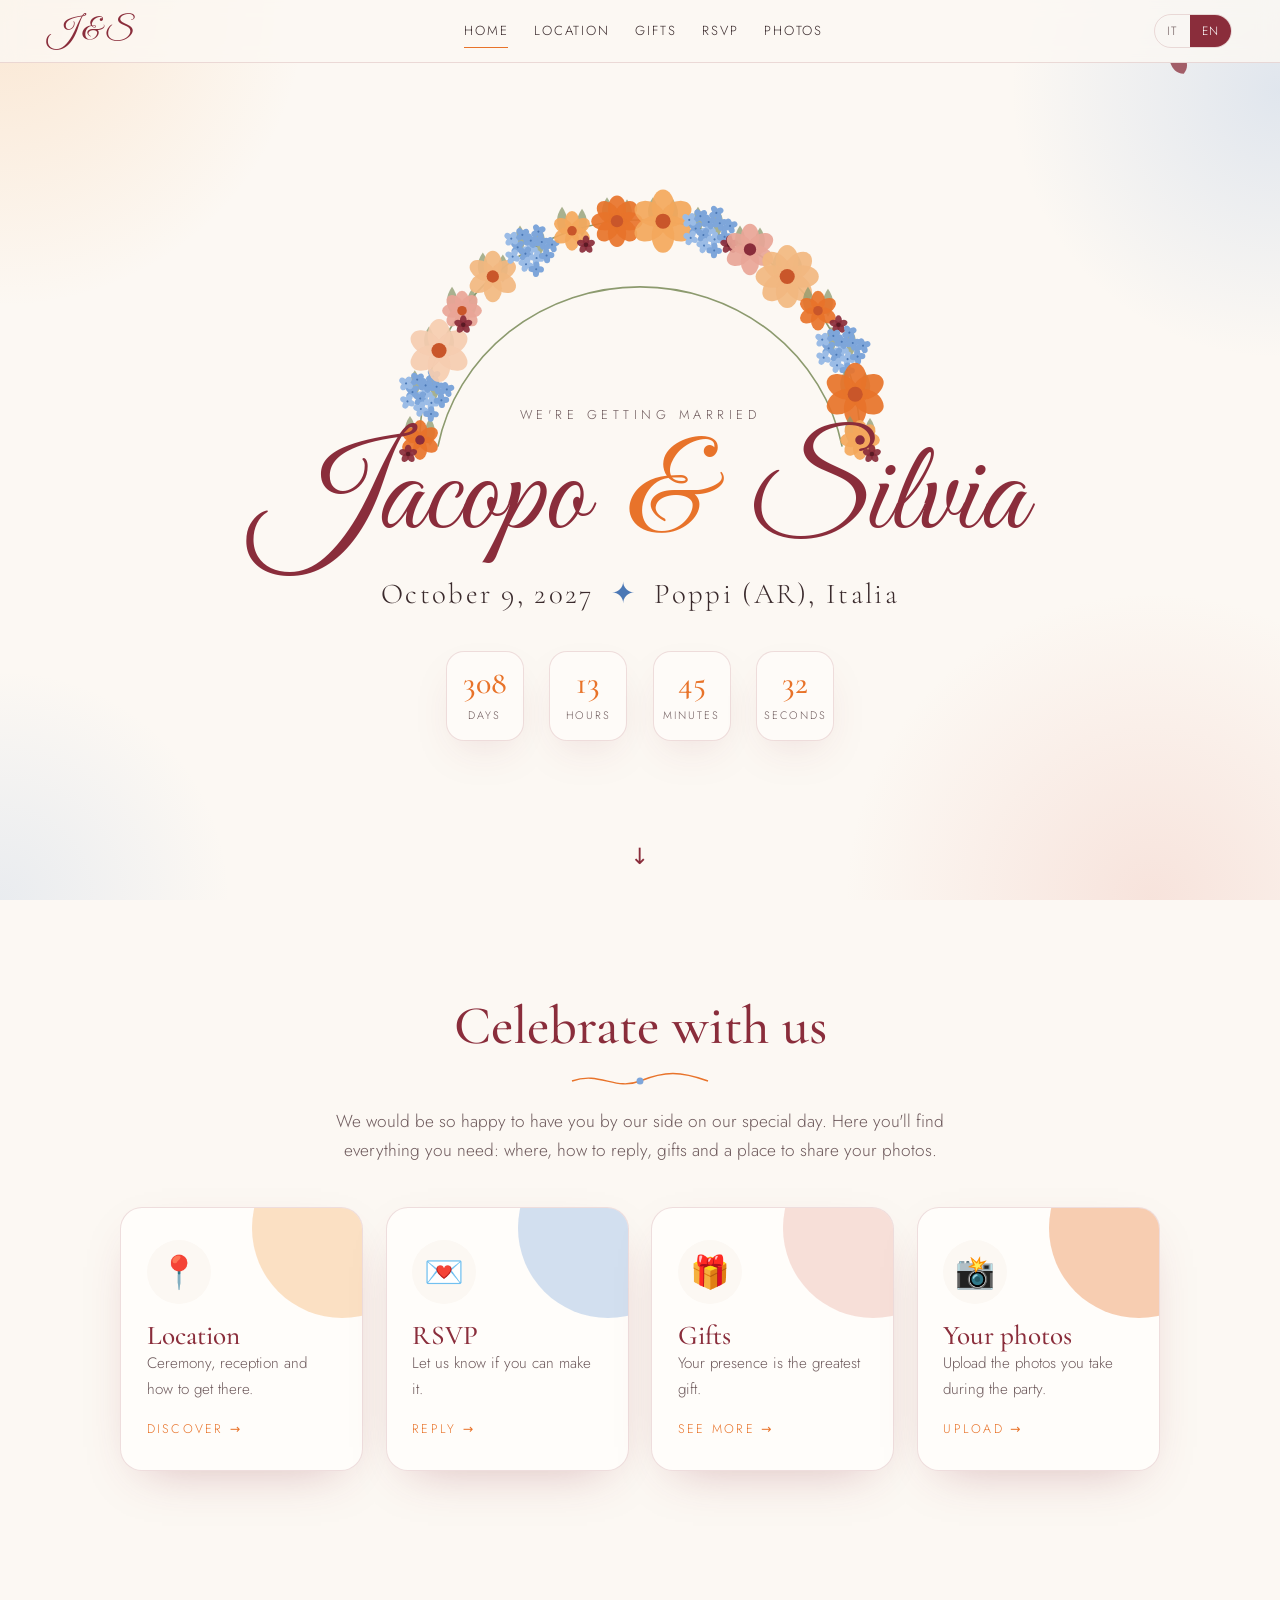
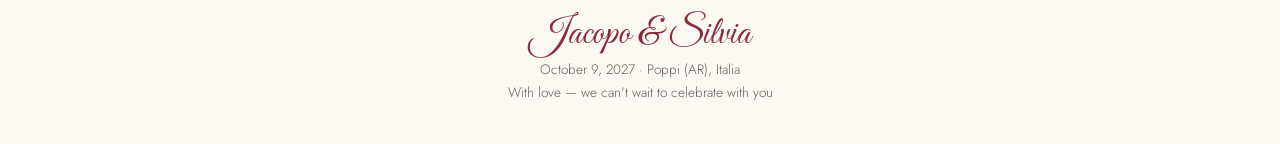
<file: index.html>
<!DOCTYPE html>
<html lang="it">
<head>
  <meta charset="UTF-8">
  <meta name="viewport" content="width=device-width, initial-scale=1">
  <title>Jacopo &amp; Silvia</title>
  <meta name="description" content="Jacopo & Silvia si sposano — Jacopo & Silvia are getting married">
  <link rel="icon" href="data:image/svg+xml,<svg xmlns='http://www.w3.org/2000/svg' viewBox='0 0 100 100'><text y='.9em' font-size='90'>🌸</text></svg>">
  <link rel="preconnect" href="https://fonts.googleapis.com">
  <link rel="preconnect" href="https://fonts.gstatic.com" crossorigin>
  <link href="https://fonts.googleapis.com/css2?family=Cormorant+Garamond:ital,wght@0,400;0,500;1,400&family=Great+Vibes&family=Jost:wght@300;400&display=swap" rel="stylesheet">
  <link rel="stylesheet" href="css/style.css">
</head>
<body data-page="home">

  <section class="hero">
    <canvas id="petals" aria-hidden="true"></canvas>
    <div class="hero-inner">
      <svg id="wreath" class="wreath" aria-hidden="true"></svg>
      <p class="kicker">
        <span lang="it">Ci sposiamo</span><span lang="en">We're getting married</span>
      </p>
      <h1 class="names">Jacopo &amp; Silvia</h1>
      <p class="hero-date"><span data-cfg="dateText"></span><span class="dot">✦</span><span data-cfg="cityText"></span></p>

      <div class="countdown" id="countdown" aria-label="Countdown">
        <div><b data-d>0</b><span lang="it">giorni</span><span lang="en">days</span></div>
        <div><b data-h>00</b><span lang="it">ore</span><span lang="en">hours</span></div>
        <div><b data-m>00</b><span lang="it">minuti</span><span lang="en">minutes</span></div>
        <div><b data-s>00</b><span lang="it">secondi</span><span lang="en">seconds</span></div>
      </div>
    </div>
    <a class="scroll-hint" href="#info" aria-label="Scroll">↓</a>
  </section>

  <section class="section" id="info">
    <div class="section-title reveal">
      <h2><span lang="it">Festeggia con noi</span><span lang="en">Celebrate with us</span></h2>
      <svg class="flourish" viewBox="0 0 140 20" aria-hidden="true"><path d="M2 10 C 30 0, 45 20, 70 10 S 110 0, 138 10" stroke="#E8732A" fill="none" stroke-width="1.4"/><circle cx="70" cy="10" r="3.5" fill="#7EA6DA"/></svg>
      <p class="lead" style="margin-top:1rem">
        <span lang="it">Saremmo felicissimi di avervi accanto nel giorno più bello. Qui trovate tutto quello che serve: dove, come rispondere, la lista nozze e lo spazio per condividere le vostre foto.</span>
        <span lang="en">We would be so happy to have you by our side on our special day. Here you'll find everything you need: where, how to reply, gifts and a place to share your photos.</span>
      </p>
    </div>

    <div class="cards">
      <a class="card reveal" href="location.html">
        <span class="icon">📍</span>
        <h3><span lang="it">Il luogo</span><span lang="en">Location</span></h3>
        <p><span lang="it">Cerimonia, ricevimento e come arrivare.</span><span lang="en">Ceremony, reception and how to get there.</span></p>
        <span class="go"><span lang="it">Scopri →</span><span lang="en">Discover →</span></span>
      </a>
      <a class="card reveal" href="rsvp.html">
        <span class="icon">💌</span>
        <h3>RSVP</h3>
        <p><span lang="it">Facci sapere se ci sarai.</span><span lang="en">Let us know if you can make it.</span></p>
        <span class="go"><span lang="it">Rispondi →</span><span lang="en">Reply →</span></span>
      </a>
      <a class="card reveal" href="gifts.html">
        <span class="icon">🎁</span>
        <h3><span lang="it">Regali</span><span lang="en">Gifts</span></h3>
        <p><span lang="it">Il regalo più bello è la vostra presenza.</span><span lang="en">Your presence is the greatest gift.</span></p>
        <span class="go"><span lang="it">Vedi →</span><span lang="en">See more →</span></span>
      </a>
      <a class="card reveal" href="photos.html">
        <span class="icon">📸</span>
        <h3><span lang="it">Le vostre foto</span><span lang="en">Your photos</span></h3>
        <p><span lang="it">Carica le foto scattate durante la festa.</span><span lang="en">Upload the photos you take during the party.</span></p>
        <span class="go"><span lang="it">Carica →</span><span lang="en">Upload →</span></span>
      </a>
    </div>
  </section>

  <script src="js/config.js"></script>
  <script src="js/main.js"></script>
</body>
</html>
</file>
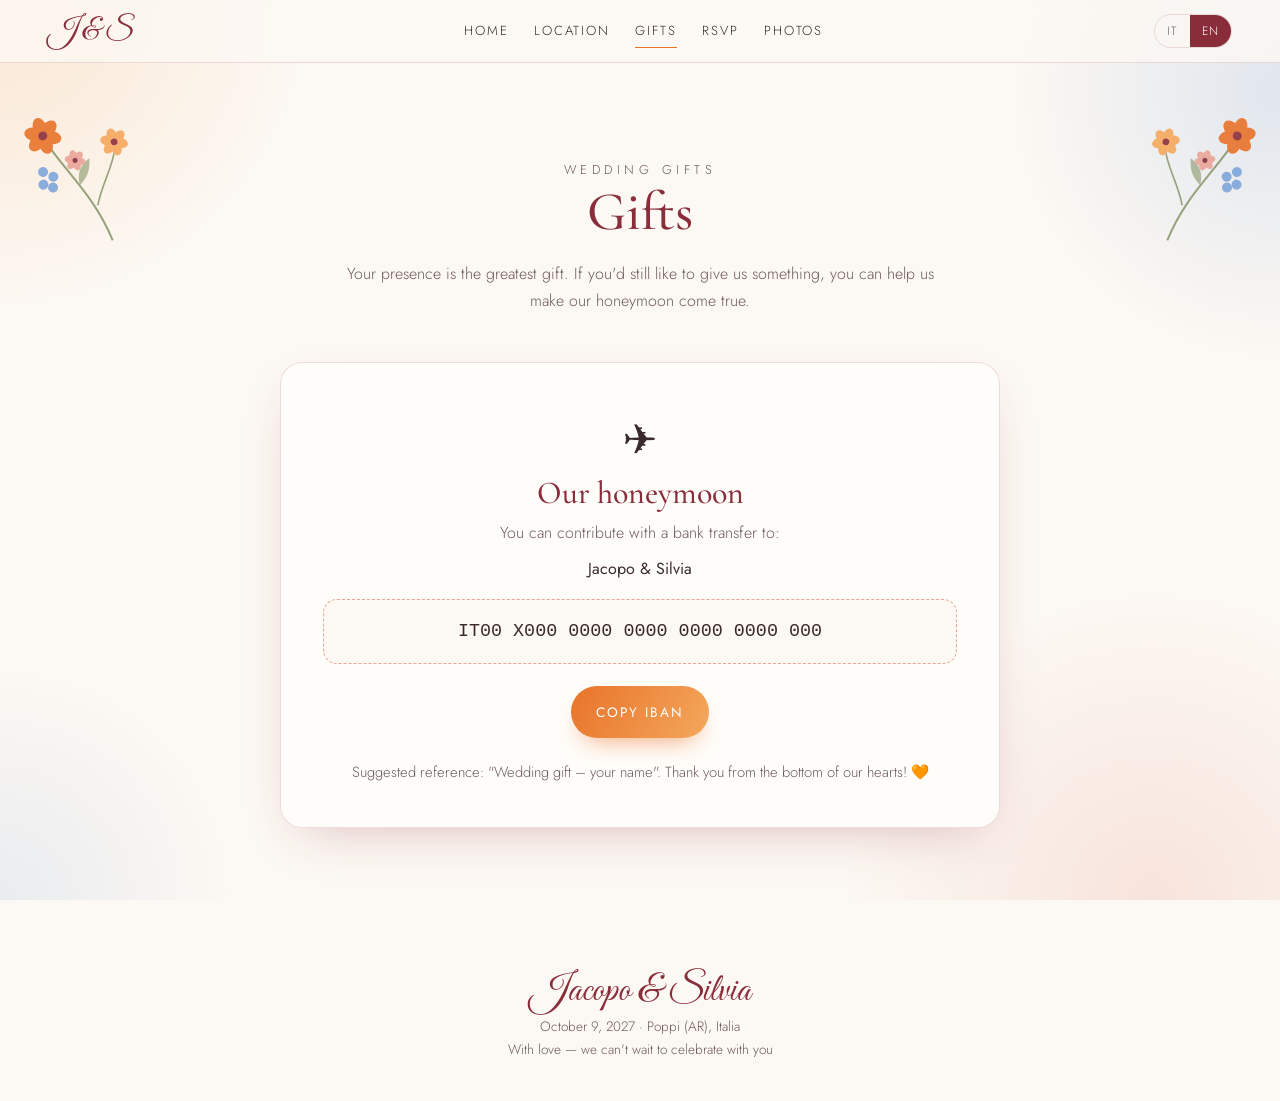
<file: gifts.html>
<!DOCTYPE html>
<html lang="it">
<head>
  <meta charset="UTF-8">
  <meta name="viewport" content="width=device-width, initial-scale=1">
  <title>Regali · Gifts — Jacopo &amp; Silvia</title>
  <link rel="icon" href="data:image/svg+xml,<svg xmlns='http://www.w3.org/2000/svg' viewBox='0 0 100 100'><text y='.9em' font-size='90'>🌸</text></svg>">
  <link rel="preconnect" href="https://fonts.googleapis.com">
  <link rel="preconnect" href="https://fonts.gstatic.com" crossorigin>
  <link href="https://fonts.googleapis.com/css2?family=Cormorant+Garamond:ital,wght@0,400;0,500;1,400&family=Great+Vibes&family=Jost:wght@300;400&display=swap" rel="stylesheet">
  <link rel="stylesheet" href="css/style.css">
</head>
<body data-page="gifts">

  <div class="page-head">
    <p class="kicker"><span lang="it">Lista nozze</span><span lang="en">Wedding gifts</span></p>
    <h1><span lang="it">Regali</span><span lang="en">Gifts</span></h1>
    <p>
      <span lang="it">La vostra presenza è il regalo più grande. Se però desiderate farci un pensiero, ci aiuterete a realizzare il nostro viaggio di nozze.</span>
      <span lang="en">Your presence is the greatest gift. If you'd still like to give us something, you can help us make our honeymoon come true.</span>
    </p>
  </div>

  <section class="section" style="padding-top:2rem;max-width:760px">
    <article class="panel reveal" style="text-align:center">
      <div style="font-size:2.6rem">✈️</div>
      <h2><span lang="it">Il nostro viaggio</span><span lang="en">Our honeymoon</span></h2>
      <p class="muted">
        <span lang="it">Potete contribuire con un bonifico a:</span>
        <span lang="en">You can contribute with a bank transfer to:</span>
      </p>
      <p style="margin-top:.6rem"><b style="font-weight:400" data-cfg="ibanHolder"></b></p>
      <div class="iban" data-cfg="iban"></div>
      <div class="btn-row" style="justify-content:center">
        <button class="btn" id="copyIban"><span lang="it">Copia IBAN</span><span lang="en">Copy IBAN</span></button>
        <a class="btn blue" data-href="giftListUrl" target="_blank" rel="noopener"><span lang="it">Lista desideri</span><span lang="en">Wish list</span></a>
      </div>
      <p class="muted" style="margin-top:1.4rem;font-size:.92rem">
        <span lang="it">Causale suggerita: "Regalo di nozze – il vostro nome". Grazie di cuore! 🧡</span>
        <span lang="en">Suggested reference: "Wedding gift – your name". Thank you from the bottom of our hearts! 🧡</span>
      </p>
    </article>
  </section>

  <script src="js/config.js"></script>
  <script src="js/main.js"></script>
</body>
</html>
</file>
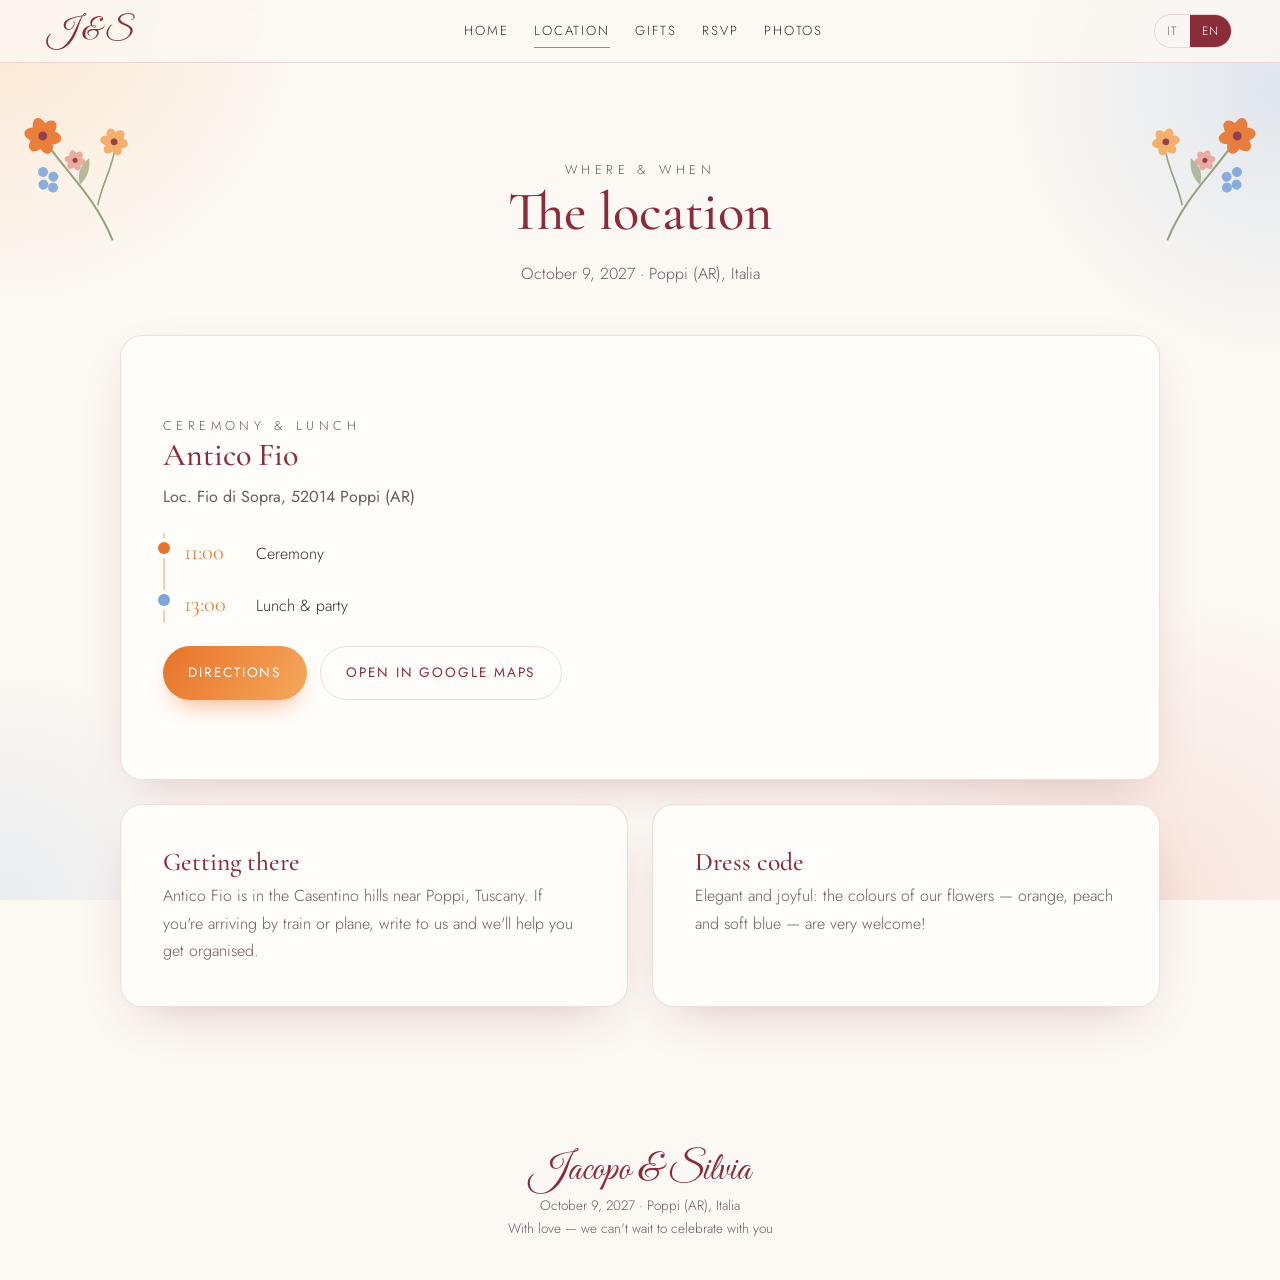
<file: location.html>
<!DOCTYPE html>
<html lang="it">
<head>
  <meta charset="UTF-8">
  <meta name="viewport" content="width=device-width, initial-scale=1">
  <title>Luogo · Location — Jacopo &amp; Silvia</title>
  <link rel="icon" href="data:image/svg+xml,<svg xmlns='http://www.w3.org/2000/svg' viewBox='0 0 100 100'><text y='.9em' font-size='90'>🌸</text></svg>">
  <link rel="preconnect" href="https://fonts.googleapis.com">
  <link rel="preconnect" href="https://fonts.gstatic.com" crossorigin>
  <link href="https://fonts.googleapis.com/css2?family=Cormorant+Garamond:ital,wght@0,400;0,500;1,400&family=Great+Vibes&family=Jost:wght@300;400&display=swap" rel="stylesheet">
  <link rel="stylesheet" href="css/style.css">
</head>
<body data-page="location">

  <div class="page-head">
    <p class="kicker"><span lang="it">Dove e quando</span><span lang="en">Where &amp; when</span></p>
    <h1><span lang="it">Il luogo</span><span lang="en">The location</span></h1>
    <p><span data-cfg="dateText"></span> · <span data-cfg="cityText"></span></p>
  </div>

  <section class="section" style="padding-top:2rem">
    <article class="panel reveal venue">
      <div class="venue-info">
        <p class="kicker" style="opacity:1;animation:none"><span lang="it">Cerimonia e pranzo</span><span lang="en">Ceremony &amp; lunch</span></p>
        <h2 data-cfg="venueName"></h2>
        <p class="place muted" data-cfg="venueAddress"></p>
        <ul class="timeline">
          <li><span class="time" data-cfg="ceremonyTime"></span><span><span lang="it">Cerimonia</span><span lang="en">Ceremony</span></span></li>
          <li><span class="time" data-cfg="lunchTime"></span><span><span lang="it">Pranzo e festa</span><span lang="en">Lunch &amp; party</span></span></li>
        </ul>
        <div class="btn-row">
          <a class="btn" data-directions="mapQuery" target="_blank" rel="noopener"><span lang="it">Indicazioni</span><span lang="en">Directions</span></a>
          <a class="btn ghost" data-mapslink="mapQuery" target="_blank" rel="noopener"><span lang="it">Apri in Google Maps</span><span lang="en">Open in Google Maps</span></a>
        </div>
      </div>
      <iframe class="map" data-map="mapQuery" loading="lazy" title="Antico Fio map"></iframe>
    </article>

    <div class="grid-2" style="margin-top:1.5rem">
      <article class="panel reveal">
        <h2 style="font-size:1.6rem"><span lang="it">Come arrivare</span><span lang="en">Getting there</span></h2>
        <p class="muted">
          <span lang="it">Antico Fio si trova nelle colline del Casentino, vicino a Poppi. Se arrivate in treno o in aereo, scriveteci e vi aiuteremo a organizzarvi.</span>
          <span lang="en">Antico Fio is in the Casentino hills near Poppi, Tuscany. If you're arriving by train or plane, write to us and we'll help you get organised.</span>
        </p>
      </article>
      <article class="panel reveal">
        <h2 style="font-size:1.6rem"><span lang="it">Dress code</span><span lang="en">Dress code</span></h2>
        <p class="muted">
          <span lang="it">Elegante e allegro: i colori dei fiori — arancio, pesca e azzurro — sono benvenuti!</span>
          <span lang="en">Elegant and joyful: the colours of our flowers — orange, peach and soft blue — are very welcome!</span>
        </p>
      </article>
    </div>
  </section>

  <script src="js/config.js"></script>
  <script src="js/main.js"></script>
</body>
</html>
</file>
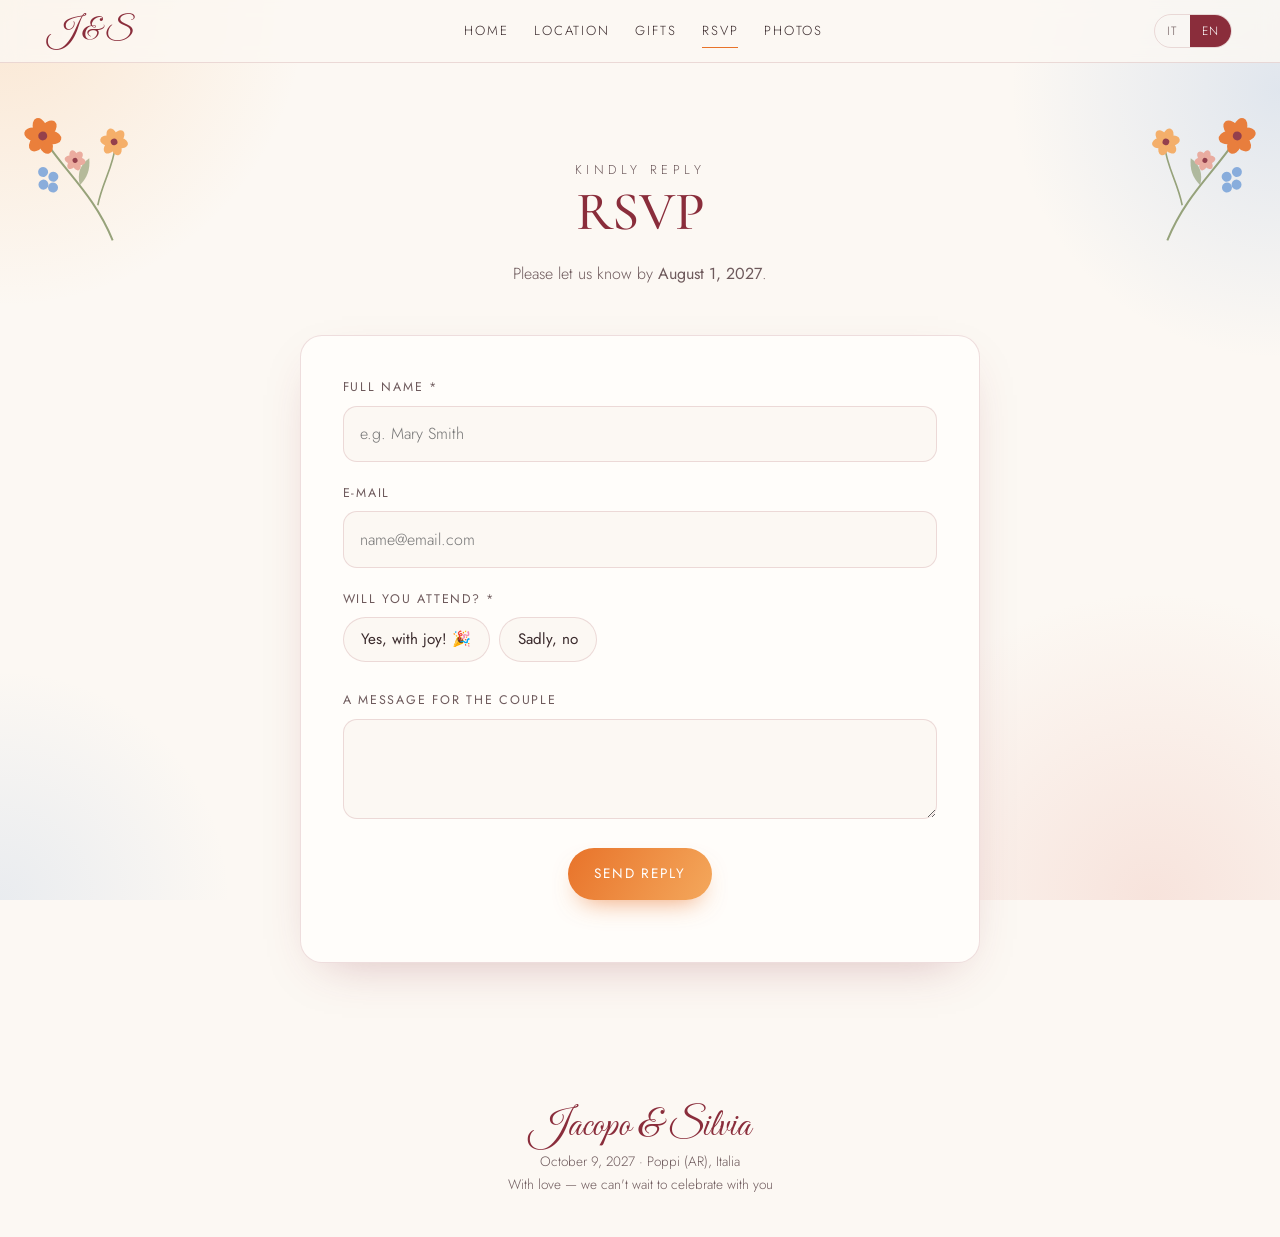
<file: rsvp.html>
<!DOCTYPE html>
<html lang="it">
<head>
  <meta charset="UTF-8">
  <meta name="viewport" content="width=device-width, initial-scale=1">
  <title>RSVP — Jacopo &amp; Silvia</title>
  <link rel="icon" href="data:image/svg+xml,<svg xmlns='http://www.w3.org/2000/svg' viewBox='0 0 100 100'><text y='.9em' font-size='90'>🌸</text></svg>">
  <link rel="preconnect" href="https://fonts.googleapis.com">
  <link rel="preconnect" href="https://fonts.gstatic.com" crossorigin>
  <link href="https://fonts.googleapis.com/css2?family=Cormorant+Garamond:ital,wght@0,400;0,500;1,400&family=Great+Vibes&family=Jost:wght@300;400&display=swap" rel="stylesheet">
  <link rel="stylesheet" href="css/style.css">
</head>
<body data-page="rsvp">

  <div class="page-head">
    <p class="kicker"><span lang="it">Conferma la tua presenza</span><span lang="en">Kindly reply</span></p>
    <h1>RSVP</h1>
    <p>
      <span lang="it">Vi chiediamo gentilmente di rispondere entro il</span>
      <span lang="en">Please let us know by</span>
      <b style="font-weight:400" data-cfg="rsvpDeadline"></b>.
    </p>
  </div>

  <section class="section" style="padding-top:2rem;max-width:720px">
    <form class="panel form reveal" id="rsvpForm" novalidate>
      <div class="field">
        <label for="name"><span lang="it">Nome e cognome</span><span lang="en">Full name</span> *</label>
        <input type="text" id="name" name="name" required data-ph-it="Es. Maria Rossi" data-ph-en="e.g. Mary Smith">
      </div>
      <div class="field">
        <label for="email">E-mail</label>
        <input type="email" id="email" name="email" data-ph-it="nome@email.com" data-ph-en="name@email.com">
      </div>

      <fieldset class="field">
        <legend><span lang="it">Ci sarai?</span><span lang="en">Will you attend?</span> *</legend>
        <div class="choices">
          <label class="choice"><input type="radio" name="attending" value="yes" required><span><span lang="it">Sì, con gioia! 🎉</span><span lang="en">Yes, with joy! 🎉</span></span></label>
          <label class="choice"><input type="radio" name="attending" value="no"><span><span lang="it">Purtroppo no</span><span lang="en">Sadly, no</span></span></label>
        </div>
      </fieldset>

      <div id="attendingDetails" class="hidden" style="display:grid;gap:1.3rem">
        <div class="field">
          <label for="guests"><span lang="it">Numero di persone (te incluso/a)</span><span lang="en">Number of guests (including you)</span></label>
          <input type="number" id="guests" name="guests" min="1" max="10" value="1">
        </div>

        <fieldset class="field">
          <legend><span lang="it">Alimentazione</span><span lang="en">Diet</span></legend>
          <div class="choices">
            <label class="choice"><input type="checkbox" name="diet" value="vegetarian"><span><span lang="it">Vegetariano</span><span lang="en">Vegetarian</span></span></label>
            <label class="choice"><input type="checkbox" name="diet" value="vegan"><span><span lang="it">Vegano</span><span lang="en">Vegan</span></span></label>
            <label class="choice"><input type="checkbox" name="diet" value="kids menu"><span><span lang="it">Menù bambini</span><span lang="en">Kids menu</span></span></label>
          </div>
        </fieldset>

        <fieldset class="field">
          <legend><span lang="it">Hai allergie o intolleranze alimentari?</span><span lang="en">Do you have any food allergies or intolerances?</span></legend>
          <div class="choices">
            <label class="choice"><input type="radio" name="allergies" value="no" checked><span>No</span></label>
            <label class="choice"><input type="radio" name="allergies" value="yes"><span><span lang="it">Sì</span><span lang="en">Yes</span></span></label>
          </div>
        </fieldset>

        <div id="allergyBox" class="allergy-box hidden">
          <fieldset class="field">
            <legend><span lang="it">Quali?</span><span lang="en">Which ones?</span></legend>
            <div class="choices">
              <label class="choice"><input type="checkbox" name="allergens" value="gluten"><span><span lang="it">Glutine</span><span lang="en">Gluten</span></span></label>
              <label class="choice"><input type="checkbox" name="allergens" value="lactose"><span><span lang="it">Lattosio</span><span lang="en">Lactose</span></span></label>
              <label class="choice"><input type="checkbox" name="allergens" value="nuts"><span><span lang="it">Frutta a guscio</span><span lang="en">Tree nuts</span></span></label>
              <label class="choice"><input type="checkbox" name="allergens" value="peanuts"><span><span lang="it">Arachidi</span><span lang="en">Peanuts</span></span></label>
              <label class="choice"><input type="checkbox" name="allergens" value="shellfish"><span><span lang="it">Crostacei / molluschi</span><span lang="en">Shellfish</span></span></label>
              <label class="choice"><input type="checkbox" name="allergens" value="fish"><span><span lang="it">Pesce</span><span lang="en">Fish</span></span></label>
              <label class="choice"><input type="checkbox" name="allergens" value="eggs"><span><span lang="it">Uova</span><span lang="en">Eggs</span></span></label>
            </div>
          </fieldset>
          <div class="field">
            <label for="allergy_details"><span lang="it">Altro / dettagli (e per chi)</span><span lang="en">Other / details (and for whom)</span></label>
            <textarea id="allergy_details" name="allergy_details" data-ph-it="Es. Marco: celiaco" data-ph-en="e.g. Mark: coeliac"></textarea>
          </div>
        </div>
      </div>

      <div class="field">
        <label for="message"><span lang="it">Un messaggio per gli sposi</span><span lang="en">A message for the couple</span></label>
        <textarea id="message" name="message"></textarea>
      </div>

      <div style="text-align:center">
        <button class="btn" type="submit"><span lang="it">Invia risposta</span><span lang="en">Send reply</span></button>
      </div>
      <div id="formMsg" aria-live="polite"></div>
    </form>
  </section>

  <script src="js/config.js"></script>
  <script src="js/main.js"></script>
</body>
</html>
</file>
<file: css/style.css>
/* Palette taken from the floral arch: tangerine, apricot, peach, blush, burgundy accents and hydrangea blue */
:root {
  --cream: #FCF8F3;
  --paper: #FFFDFA;
  --ink: #3A2A2C;
  --ink-soft: #6E5A5C;
  --tangerine: #E8732A;
  --apricot: #F4A85C;
  --peach: #F6CDB0;
  --blush: #E9A597;
  --burgundy: #8A2D3B;
  --hydrangea: #7EA6DA;
  --hydrangea-deep: #4B78B5;
  --sage: #8C9A6E;
  --line: rgba(138, 45, 59, .15);
  --shadow: 0 18px 50px -24px rgba(138, 45, 59, .35);
  --radius: 22px;
  --serif: "Cormorant Garamond", Georgia, serif;
  --script: "Great Vibes", "Cormorant Garamond", cursive;
  --sans: "Jost", system-ui, sans-serif;
}

* { box-sizing: border-box; margin: 0; padding: 0; }
html { scroll-behavior: smooth; }
body {
  font-family: var(--sans);
  font-weight: 300;
  color: var(--ink);
  background: var(--cream);
  line-height: 1.7;
  min-height: 100vh;
  overflow-x: hidden;
}
/* soft watercolour wash in the background */
body::before {
  content: "";
  position: fixed; inset: 0; z-index: -2;
  background:
    radial-gradient(40vmax 40vmax at 0% 0%, rgba(244,168,92,.22), transparent 60%),
    radial-gradient(35vmax 35vmax at 100% 10%, rgba(126,166,218,.22), transparent 60%),
    radial-gradient(40vmax 40vmax at 90% 100%, rgba(233,165,151,.25), transparent 60%),
    radial-gradient(30vmax 30vmax at 0% 100%, rgba(126,166,218,.15), transparent 60%),
    var(--cream);
}

/* ---------- language switching ---------- */
body[data-lang="it"] [lang="en"],
body[data-lang="en"] [lang="it"] { display: none !important; }

a { color: var(--burgundy); }
h1, h2, h3 { font-family: var(--serif); font-weight: 500; line-height: 1.15; }

/* ---------- header ---------- */
.site-header {
  position: sticky; top: 0; z-index: 50;
  display: flex; align-items: center; justify-content: space-between; gap: 1rem;
  padding: .9rem clamp(1rem, 4vw, 3rem);
  background: rgba(252, 248, 243, .82);
  backdrop-filter: blur(10px);
  border-bottom: 1px solid var(--line);
}
.brand {
  font-family: var(--script); font-size: 1.9rem; color: var(--burgundy);
  text-decoration: none; line-height: 1;
}
.nav { display: flex; gap: clamp(.6rem, 2vw, 1.8rem); align-items: center; }
.nav a {
  text-decoration: none; color: var(--ink); font-size: .82rem;
  letter-spacing: .14em; text-transform: uppercase; position: relative; padding: .2rem 0;
}
.nav a::after {
  content: ""; position: absolute; left: 0; bottom: -2px; height: 1px; width: 100%;
  background: var(--tangerine); transform: scaleX(0); transform-origin: right; transition: transform .35s ease;
}
.nav a:hover::after, .nav a[aria-current="page"]::after { transform: scaleX(1); transform-origin: left; }
.lang-toggle {
  display: inline-flex; border: 1px solid var(--line); border-radius: 999px; overflow: hidden; flex-shrink: 0;
}
.lang-toggle button {
  border: 0; background: transparent; cursor: pointer; font: inherit; font-size: .75rem;
  letter-spacing: .1em; padding: .35rem .75rem; color: var(--ink-soft);
}
.lang-toggle button.active { background: var(--burgundy); color: #fff; }
.menu-btn { display: none; background: none; border: 0; font-size: 1.5rem; color: var(--burgundy); cursor: pointer; }

@media (max-width: 760px) {
  .menu-btn { display: block; }
  .nav {
    position: absolute; top: 100%; left: 0; right: 0; flex-direction: column; gap: 0;
    background: var(--paper); border-bottom: 1px solid var(--line);
    max-height: 0; overflow: hidden; transition: max-height .4s ease;
  }
  .nav.open { max-height: 320px; }
  .nav a { padding: .9rem; width: 100%; text-align: center; }
  .nav a::after { display: none; }
}

/* ---------- hero (home) ---------- */
.hero {
  position: relative; min-height: calc(100vh - 64px);
  display: grid; place-items: center; text-align: center;
  padding: 3rem 1rem 5rem; overflow: hidden;
}
#petals { position: absolute; inset: 0; width: 100%; height: 100%; pointer-events: none; z-index: 0; }
.hero-inner { position: relative; z-index: 2; }
.wreath { width: min(560px, 92vw); height: auto; display: block; margin: 0 auto -1rem; overflow: visible; }
.wreath .stem { stroke: var(--sage); stroke-width: 1.6; fill: none; stroke-linecap: round;
  stroke-dasharray: 1000; stroke-dashoffset: 1000; animation: draw 2.2s ease forwards; }
.wreath .bloom { transform-box: fill-box; transform-origin: center; transform: scale(0); animation: bloom 1s cubic-bezier(.3,1.6,.5,1) forwards; }
.wreath .leaf { transform-box: fill-box; transform-origin: center; transform: scale(0); animation: bloom .8s ease forwards; }
.wreath .spin { transform-box: fill-box; transform-origin: center; animation: sway 6s ease-in-out infinite; }
@keyframes draw { to { stroke-dashoffset: 0; } }
@keyframes bloom { to { transform: scale(1); } }
@keyframes sway { 0%,100% { transform: rotate(-4deg); } 50% { transform: rotate(4deg); } }

.kicker { font-size: .8rem; letter-spacing: .35em; text-transform: uppercase; color: var(--ink-soft);
  opacity: 0; animation: fadeUp 1s ease 1.4s forwards; }
.names {
  font-family: var(--script); font-weight: 400;
  font-size: clamp(3.4rem, 12vw, 8rem); color: var(--burgundy); line-height: 1.05; margin: .3rem 0;
}
.names .ch { display: inline-block; opacity: 0; transform: translateY(30px) rotate(-8deg); animation: letterIn .8s cubic-bezier(.2,.8,.2,1) forwards; }
.names .amp { color: var(--tangerine); padding: 0 .15em; }
@keyframes letterIn { to { opacity: 1; transform: none; } }
@keyframes fadeUp { from { opacity: 0; transform: translateY(16px); } to { opacity: 1; transform: none; } }
.hero-date { font-family: var(--serif); font-size: clamp(1.3rem, 3vw, 1.8rem); letter-spacing: .08em;
  opacity: 0; animation: fadeUp 1s ease 2.4s forwards; }
.hero-date .dot { color: var(--hydrangea-deep); padding: 0 .6em; }

.countdown { display: flex; gap: clamp(.6rem, 3vw, 1.6rem); justify-content: center; margin-top: 2rem;
  opacity: 0; animation: fadeUp 1s ease 2.8s forwards; }
.countdown div {
  min-width: 78px; padding: .8rem .4rem; border-radius: 18px;
  background: rgba(255,253,250,.75); border: 1px solid var(--line); box-shadow: var(--shadow);
}
.countdown b { display: block; font-family: var(--serif); font-weight: 500; font-size: 2rem; color: var(--tangerine); line-height: 1.1; }
.countdown span { font-size: .68rem; letter-spacing: .18em; text-transform: uppercase; color: var(--ink-soft); }

.scroll-hint { position: absolute; bottom: 1.5rem; left: 50%; transform: translateX(-50%); z-index: 2;
  font-size: 1.4rem; color: var(--burgundy); text-decoration: none; animation: bounce 2.2s infinite; }
@keyframes bounce { 0%,100% { transform: translate(-50%,0); } 50% { transform: translate(-50%,8px); } }

/* ---------- sections ---------- */
.section { max-width: 1080px; margin: 0 auto; padding: clamp(3rem, 8vw, 6rem) 1.25rem; }
.section-title { text-align: center; margin-bottom: 2.6rem; }
.section-title h2, .page-head h1 { font-size: clamp(2.2rem, 5vw, 3.4rem); color: var(--burgundy); }
.flourish { display: block; width: 140px; height: 20px; margin: .8rem auto 0; }
.lead { max-width: 640px; margin: 0 auto; text-align: center; color: var(--ink-soft); font-size: 1.08rem; }

.cards { display: grid; grid-template-columns: repeat(auto-fit, minmax(220px, 1fr)); gap: 1.4rem; }
.card {
  position: relative; display: block; text-decoration: none; color: var(--ink);
  background: var(--paper); border: 1px solid var(--line); border-radius: var(--radius);
  padding: 2rem 1.6rem 1.8rem; box-shadow: var(--shadow); overflow: hidden;
  transition: transform .45s cubic-bezier(.2,.8,.2,1), box-shadow .45s;
}
.card::before {
  content: ""; position: absolute; width: 180px; height: 180px; border-radius: 50%;
  right: -70px; top: -70px; background: var(--accent, var(--peach)); opacity: .35; transition: transform .6s ease;
}
.card:hover { transform: translateY(-8px) rotate(-.5deg); box-shadow: 0 28px 60px -28px rgba(138,45,59,.5); }
.card:hover::before { transform: scale(1.6); }
.card .icon { position: relative; font-size: 2rem; display: inline-grid; place-items: center;
  width: 64px; height: 64px; border-radius: 50%; background: var(--cream); margin-bottom: 1rem; }
.card h3 { position: relative; font-size: 1.7rem; color: var(--burgundy); }
.card p { position: relative; color: var(--ink-soft); font-size: .95rem; }
.card .go { position: relative; display: inline-block; margin-top: 1rem; font-size: .78rem; letter-spacing: .18em; text-transform: uppercase; color: var(--tangerine); }
.card:nth-child(1) { --accent: var(--apricot); }
.card:nth-child(2) { --accent: var(--hydrangea); }
.card:nth-child(3) { --accent: var(--blush); }
.card:nth-child(4) { --accent: var(--tangerine); }

/* ---------- inner pages ---------- */
.page-head { text-align: center; padding: clamp(3rem, 8vw, 5rem) 1.25rem 1rem; position: relative; }
.page-head .kicker { opacity: 1; animation: none; }
.page-head p { max-width: 620px; margin: 1rem auto 0; color: var(--ink-soft); }
.panel {
  background: var(--paper); border: 1px solid var(--line); border-radius: var(--radius);
  box-shadow: var(--shadow); padding: clamp(1.5rem, 4vw, 2.6rem);
}
.grid-2 { display: grid; grid-template-columns: repeat(auto-fit, minmax(280px, 1fr)); gap: 1.5rem; }
.panel h2 { font-size: 2rem; color: var(--burgundy); margin-bottom: .4rem; }
.panel .time { font-family: var(--serif); font-size: 1.4rem; color: var(--tangerine); }
.panel .place { font-weight: 400; margin-top: .6rem; }
.muted { color: var(--ink-soft); }
.map { width: 100%; height: 260px; border: 0; border-radius: 16px; margin-top: 1.2rem; filter: saturate(.85); }

.btn {
  display: inline-flex; align-items: center; gap: .5rem; cursor: pointer;
  font: inherit; font-size: .85rem; letter-spacing: .14em; text-transform: uppercase; font-weight: 400;
  padding: .9rem 1.6rem; border-radius: 999px; border: 0; text-decoration: none;
  background: linear-gradient(120deg, var(--tangerine), var(--apricot)); color: #fff;
  box-shadow: 0 12px 26px -12px rgba(232,115,42,.7); transition: transform .25s, box-shadow .25s;
}
.btn:hover { transform: translateY(-2px); box-shadow: 0 16px 30px -12px rgba(232,115,42,.8); }
.btn.blue { background: linear-gradient(120deg, var(--hydrangea-deep), var(--hydrangea)); box-shadow: 0 12px 26px -12px rgba(75,120,181,.7); }
.btn.ghost { background: transparent; color: var(--burgundy); border: 1px solid var(--line); box-shadow: none; }
.btn-row { display: flex; flex-wrap: wrap; gap: .8rem; margin-top: 1.4rem; }

.iban {
  font-family: ui-monospace, "SF Mono", Menlo, monospace; font-size: clamp(.95rem, 2.4vw, 1.15rem);
  background: var(--cream); border: 1px dashed var(--blush); border-radius: 14px; padding: 1rem 1.2rem;
  word-break: break-all; margin-top: 1rem;
}

.venue { display: grid; grid-template-columns: 1fr 1.3fr; gap: 2rem; align-items: center; }
.venue .map { height: 360px; margin-top: 0; }
@media (max-width: 760px) { .venue { grid-template-columns: 1fr; } .venue .map { height: 280px; } }
.timeline { list-style: none; margin-top: 1.4rem; border-left: 2px solid var(--peach); padding-left: 1.2rem; display: grid; gap: .9rem; }
.timeline li { position: relative; display: flex; gap: 1rem; align-items: baseline; }
.timeline li::before { content: ""; position: absolute; left: calc(-1.2rem - 7px); top: .55rem; width: 12px; height: 12px; border-radius: 50%; background: var(--tangerine); box-shadow: 0 0 0 4px var(--paper); }
.timeline li:nth-child(2)::before { background: var(--hydrangea); }
.timeline .time { min-width: 3.5rem; }

/* ---------- form ---------- */
.form { display: grid; gap: 1.3rem; }
.field label, .field legend { display: block; font-size: .78rem; letter-spacing: .14em; text-transform: uppercase; margin-bottom: .45rem; color: var(--ink-soft); font-weight: 400; }
.field input[type=text], .field input[type=email], .field input[type=number], .field textarea, .field select {
  width: 100%; font: inherit; font-weight: 300; color: var(--ink);
  padding: .85rem 1rem; border-radius: 14px; border: 1px solid var(--line); background: var(--cream);
  transition: border-color .2s, box-shadow .2s;
}
.field textarea { min-height: 100px; resize: vertical; }
.field input:focus, .field textarea:focus, .field select:focus { outline: none; border-color: var(--apricot); box-shadow: 0 0 0 4px rgba(244,168,92,.2); }
fieldset { border: 0; }
.choices { display: flex; flex-wrap: wrap; gap: .6rem; }
.choice { position: relative; }
.choice input { position: absolute; opacity: 0; pointer-events: none; }
.choice > span {
  display: inline-block; padding: .55rem 1.1rem; border-radius: 999px; border: 1px solid var(--line);
  background: var(--cream); cursor: pointer; transition: all .2s; font-size: .95rem;
  text-transform: none; letter-spacing: normal; margin: 0; color: var(--ink);
}
.choice input:checked + span { background: var(--burgundy); color: #fff; border-color: var(--burgundy); }
.choice input:focus-visible + span { box-shadow: 0 0 0 4px rgba(126,166,218,.4); }
.allergy-box { border-left: 3px solid var(--hydrangea); padding-left: 1rem; display: grid; gap: 1rem; }
.hidden { display: none !important; }
.form-msg { text-align: center; padding: 1rem; border-radius: 14px; }
.form-msg.ok { background: rgba(126,166,218,.15); color: var(--hydrangea-deep); }
.form-msg.err { background: rgba(232,115,42,.12); color: var(--burgundy); }

/* ---------- photos ---------- */
#qr { display: inline-block; padding: 14px; background: #fff; border-radius: 16px; border: 1px solid var(--line); }
#qr img, #qr canvas { display: block; }
.steps { counter-reset: s; list-style: none; display: grid; gap: .9rem; margin-top: 1rem; }
.steps li { counter-increment: s; position: relative; padding-left: 2.8rem; }
.steps li::before {
  content: counter(s); position: absolute; left: 0; top: -.1rem; width: 2rem; height: 2rem; border-radius: 50%;
  display: grid; place-items: center; background: var(--peach); color: var(--burgundy); font-family: var(--serif); font-size: 1.1rem;
}
.hashtag { font-family: var(--script); font-size: 2.4rem; color: var(--tangerine); }

/* ---------- footer ---------- */
footer { text-align: center; padding: 3rem 1rem 2.5rem; color: var(--ink-soft); font-size: .85rem; }
footer .brand { display: block; font-size: 2.4rem; margin-bottom: .3rem; }

/* ---------- reveal on scroll ---------- */
.reveal { opacity: 0; transform: translateY(28px); transition: opacity .9s ease, transform .9s cubic-bezier(.2,.8,.2,1); }
.reveal.in { opacity: 1; transform: none; }

/* decorative corner sprigs on inner pages */
.sprig { position: absolute; width: 120px; opacity: .9; pointer-events: none; }
.sprig.l { left: 2%; top: 1.5rem; transform: rotate(-20deg); }
.sprig.r { right: 2%; top: 1.5rem; transform: scaleX(-1) rotate(-20deg); }
@media (max-width: 640px) { .sprig { width: 70px; } }

@media (prefers-reduced-motion: reduce) {
  *, *::before, *::after { animation-duration: .01ms !important; animation-delay: 0s !important; transition-duration: .01ms !important; }
  .reveal { opacity: 1; transform: none; }
}
</file>
